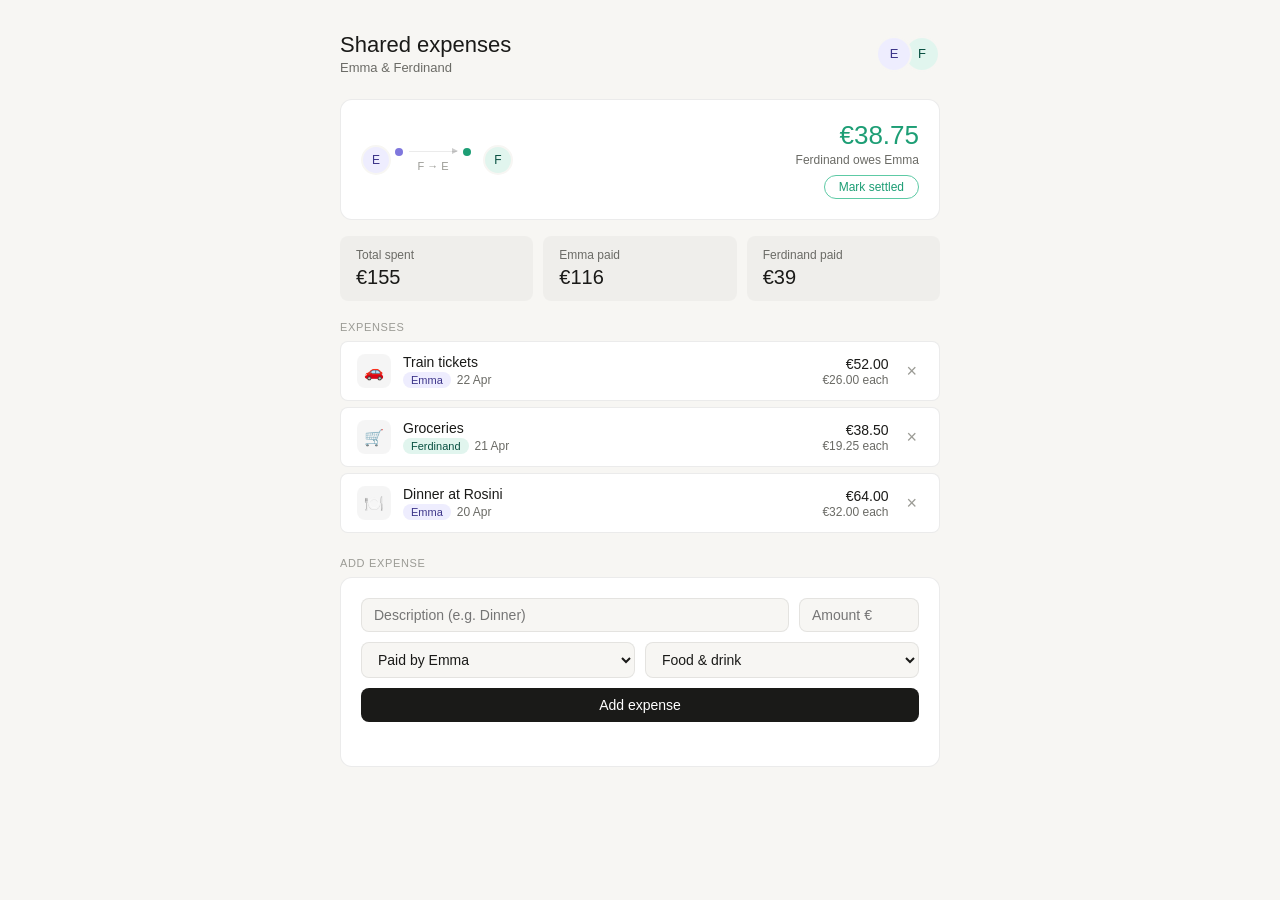
<file: index.html>
<!DOCTYPE html>
<html lang="en">
<head>
  <meta charset="UTF-8" />
  <meta name="viewport" content="width=device-width, initial-scale=1.0" />
  <title>Emma & Ferdinand — Shared Expenses</title>
  <link rel="stylesheet" href="style.css" />
</head>
<body>
<div class="app">

  <!-- Header -->
  <div class="header">
    <div>
      <h1>Shared expenses</h1>
      <div class="subtitle">Emma &amp; Ferdinand</div>
    </div>
    <div class="avatars">
      <div class="avatar av-e">E</div>
      <div class="avatar av-f">F</div>
    </div>
  </div>

  <!-- Balance card -->
  <div class="balance-card">
    <div class="balance-people">
      <div class="avatar av-e" style="width:30px;height:30px;font-size:12px">E</div>
      <div class="balance-arrow">
        <div class="arrow-track">
          <div class="dot dot-e"></div>
          <div class="track-line"></div>
          <div class="dot dot-f"></div>
        </div>
        <div class="arrow-label" id="arrow-label">even</div>
      </div>
      <div class="avatar av-f" style="width:30px;height:30px;font-size:12px">F</div>
    </div>
    <div>
      <div class="balance-amount settled" id="balance-amount">€0.00</div>
      <div class="balance-sublabel" id="balance-label">all settled up</div>
      <button class="settle-btn" id="settle-btn" onclick="settle()" style="display:none">Mark settled</button>
    </div>
  </div>

  <!-- Stats -->
  <div class="stats">
    <div class="stat">
      <div class="stat-label">Total spent</div>
      <div class="stat-val" id="total-spent">€0</div>
    </div>
    <div class="stat">
      <div class="stat-label">Emma paid</div>
      <div class="stat-val" id="emma-paid">€0</div>
    </div>
    <div class="stat">
      <div class="stat-label">Ferdinand paid</div>
      <div class="stat-val" id="ferd-paid">€0</div>
    </div>
  </div>

  <!-- Expense list -->
  <div class="section-title">Expenses</div>
  <div class="offline-banner" id="offline-banner">
    <div class="offline-dot"></div>
    Backend unreachable — changes saved locally only
  </div>
  <div class="expense-list" id="expense-list">
    <div class="empty" id="empty-state">No expenses yet. Add one below.</div>
  </div>

  <!-- Add expense form -->
  <div class="section-title" style="margin-top:1.5rem">Add expense</div>
  <div class="add-form">
    <div class="form-row">
      <input type="text"   id="desc"   placeholder="Description (e.g. Dinner)" />
      <input type="number" id="amount" placeholder="Amount €" min="0" step="0.01" />
    </div>
    <div class="form-row">
      <select id="paidby">
        <option value="Emma">Paid by Emma</option>
        <option value="Ferdinand">Paid by Ferdinand</option>
      </select>
      <select id="category">
        <option value="🍽️">Food &amp; drink</option>
        <option value="🏠">Housing</option>
        <option value="🚗">Transport</option>
        <option value="🛒">Groceries</option>
        <option value="🎬">Entertainment</option>
        <option value="💊">Health</option>
        <option value="✈️">Travel</option>
        <option value="📦">Other</option>
      </select>
    </div>
    <button class="add-btn" id="add-btn" onclick="addExpense()">Add expense</button>
    <div class="status-msg" id="status-msg"></div>
  </div>

</div>
<script src="app.js"></script>
</body>
</html>
</file>
<file: style.css>
*, *::before, *::after { box-sizing: border-box; margin: 0; padding: 0; }

:root {
  --bg: #f7f6f3;
  --surface: #ffffff;
  --border: rgba(0,0,0,0.08);
  --border-hover: rgba(0,0,0,0.16);
  --text-primary: #1a1a18;
  --text-secondary: #6b6b66;
  --text-muted: #9b9b95;
  --purple-bg: #eeedfe;
  --purple-text: #3c3489;
  --teal-bg: #e1f5ee;
  --teal-text: #085041;
  --teal-mid: #1d9e75;
  --coral: #d85a30;
  --radius-md: 8px;
  --radius-lg: 12px;
}

body {
  font-family: -apple-system, BlinkMacSystemFont, 'Segoe UI', sans-serif;
  background: var(--bg);
  color: var(--text-primary);
  min-height: 100vh;
  padding: 2rem 1rem;
}

.app {
  max-width: 600px;
  margin: 0 auto;
}

/* ── Header ── */
.header {
  display: flex;
  align-items: center;
  justify-content: space-between;
  margin-bottom: 1.5rem;
}
.header h1 { font-size: 22px; font-weight: 500; }
.header .subtitle { font-size: 13px; color: var(--text-secondary); margin-top: 2px; }

.avatars { display: flex; }
.avatar {
  width: 36px; height: 36px;
  border-radius: 50%;
  display: flex; align-items: center; justify-content: center;
  font-size: 13px; font-weight: 500;
  border: 2px solid var(--bg);
}
.av-e { background: var(--purple-bg); color: var(--purple-text); margin-right: -8px; z-index: 1; }
.av-f { background: var(--teal-bg); color: var(--teal-text); }

/* ── Balance card ── */
.balance-card {
  background: var(--surface);
  border: 0.5px solid var(--border);
  border-radius: var(--radius-lg);
  padding: 1.25rem;
  display: flex;
  align-items: center;
  justify-content: space-between;
  margin-bottom: 1rem;
}
.balance-people { display: flex; align-items: center; gap: 12px; }
.balance-arrow  { display: flex; flex-direction: column; align-items: center; gap: 4px; }
.arrow-track    { display: flex; align-items: center; gap: 6px; }

.dot   { width: 8px; height: 8px; border-radius: 50%; }
.dot-e { background: #7f77dd; }
.dot-f { background: var(--teal-mid); }

.track-line {
  width: 48px; height: 1px;
  background: var(--border);
  position: relative;
}
.track-line::after {
  content: '';
  position: absolute;
  right: -1px; top: -3px;
  border-left: 6px solid rgba(0,0,0,0.2);
  border-top: 3.5px solid transparent;
  border-bottom: 3.5px solid transparent;
}
.arrow-label { font-size: 11px; color: var(--text-muted); }

.balance-amount { font-size: 26px; font-weight: 500; text-align: right; }
.balance-amount.settled { color: var(--text-secondary); }
.balance-amount.owes    { color: var(--coral); }
.balance-amount.owed    { color: var(--teal-mid); }

.balance-sublabel { font-size: 12px; color: var(--text-secondary); text-align: right; margin-top: 2px; }

.settle-btn {
  display: block;
  margin-top: 8px;
  margin-left: auto;
  font-size: 12px;
  padding: 4px 14px;
  cursor: pointer;
  background: none;
  border: 0.5px solid #5dcaa5;
  color: var(--teal-mid);
  border-radius: 20px;
}
.settle-btn:hover { background: var(--teal-bg); }

/* ── Stats ── */
.stats {
  display: grid;
  grid-template-columns: repeat(3, 1fr);
  gap: 10px;
  margin-bottom: 1.25rem;
}
.stat { background: rgba(0,0,0,0.03); border-radius: var(--radius-md); padding: 0.75rem 1rem; }
.stat-label { font-size: 12px; color: var(--text-secondary); margin-bottom: 4px; }
.stat-val   { font-size: 20px; font-weight: 500; }

/* ── Section title ── */
.section-title {
  font-size: 11px;
  font-weight: 500;
  text-transform: uppercase;
  letter-spacing: 0.06em;
  color: var(--text-muted);
  margin-bottom: 8px;
  margin-top: 1.25rem;
}

/* ── Expense list ── */
.expense-list { display: flex; flex-direction: column; gap: 6px; }

.expense-item {
  background: var(--surface);
  border: 0.5px solid var(--border);
  border-radius: var(--radius-md);
  padding: 0.75rem 1rem;
  display: flex;
  align-items: center;
  gap: 12px;
  transition: border-color 0.15s;
}
.expense-item:hover { border-color: var(--border-hover); }

.expense-icon {
  width: 34px; height: 34px;
  border-radius: var(--radius-md);
  background: rgba(0,0,0,0.04);
  display: flex; align-items: center; justify-content: center;
  font-size: 16px;
  flex-shrink: 0;
  position: relative;
}

.expense-desc { flex: 1; min-width: 0; }
.expense-desc .name { font-size: 14px; font-weight: 500; white-space: nowrap; overflow: hidden; text-overflow: ellipsis; }
.expense-desc .meta { font-size: 12px; color: var(--text-secondary); margin-top: 2px; display: flex; align-items: center; gap: 6px; }

.paid-badge { font-size: 11px; padding: 2px 8px; border-radius: 20px; }
.paid-e { background: var(--purple-bg); color: var(--purple-text); }
.paid-f { background: var(--teal-bg);   color: var(--teal-text); }

.expense-right { text-align: right; flex-shrink: 0; }
.expense-total { font-size: 14px; font-weight: 500; }
.expense-split { font-size: 12px; color: var(--text-secondary); margin-top: 1px; }

.remove-btn {
  background: none; border: none; cursor: pointer;
  color: var(--text-muted); font-size: 18px; line-height: 1;
  padding: 4px 6px; border-radius: 4px;
  transition: color 0.1s, background 0.1s;
}
.remove-btn:hover { color: var(--coral); background: #fef2ee; }

/* ── Pending / spinner ── */
.expense-item.pending {
  opacity: 0.45;
  pointer-events: none;
}
.spinner {
  position: absolute;
  inset: 0;
  border-radius: var(--radius-md);
  display: flex;
  align-items: center;
  justify-content: center;
  background: rgba(247,246,243,0.75);
}
.spinner::after {
  content: '';
  width: 14px; height: 14px;
  border: 2px solid var(--border-hover);
  border-top-color: var(--text-secondary);
  border-radius: 50%;
  animation: spin 0.7s linear infinite;
}
@keyframes spin { to { transform: rotate(360deg); } }

/* ── Offline banner ── */
.offline-banner {
  display: none;
  align-items: center;
  gap: 8px;
  background: #fef2ee;
  border: 0.5px solid #f0997b;
  border-radius: var(--radius-md);
  padding: 8px 12px;
  font-size: 13px;
  color: #993c1d;
  margin-bottom: 10px;
}
.offline-banner.visible { display: flex; }
.offline-dot {
  width: 7px; height: 7px;
  border-radius: 50%;
  background: var(--coral);
  flex-shrink: 0;
  animation: pulse 1.4s ease-in-out infinite;
}
@keyframes pulse {
  0%, 100% { opacity: 1; }
  50%       { opacity: 0.35; }
}

/* ── Empty state ── */
.empty { text-align: center; padding: 2.5rem; color: var(--text-muted); font-size: 14px; }

/* ── Add expense form ── */
.add-form {
  background: var(--surface);
  border: 0.5px solid var(--border);
  border-radius: var(--radius-lg);
  padding: 1.25rem;
  margin-top: 0.5rem;
}
.form-row { display: flex; gap: 10px; margin-bottom: 10px; flex-wrap: wrap; }
.form-row input,
.form-row select {
  flex: 1;
  min-width: 120px;
  padding: 8px 12px;
  font-size: 14px;
  border: 0.5px solid var(--border);
  border-radius: var(--radius-md);
  background: var(--bg);
  color: var(--text-primary);
  outline: none;
  transition: border-color 0.15s;
}
.form-row input:focus,
.form-row select:focus { border-color: var(--border-hover); }
.form-row input[type="number"] { flex: 0 0 110px; }

.add-btn {
  width: 100%;
  padding: 9px;
  font-size: 14px;
  cursor: pointer;
  background: var(--text-primary);
  color: #fff;
  border: none;
  border-radius: var(--radius-md);
  transition: opacity 0.15s;
}
.add-btn:hover    { opacity: 0.85; }
.add-btn:disabled { opacity: 0.4; cursor: not-allowed; }

.status-msg { font-size: 12px; margin-top: 8px; text-align: center; min-height: 16px; }
.status-msg.ok  { color: var(--teal-mid); }
.status-msg.err { color: var(--coral); }
</file>
